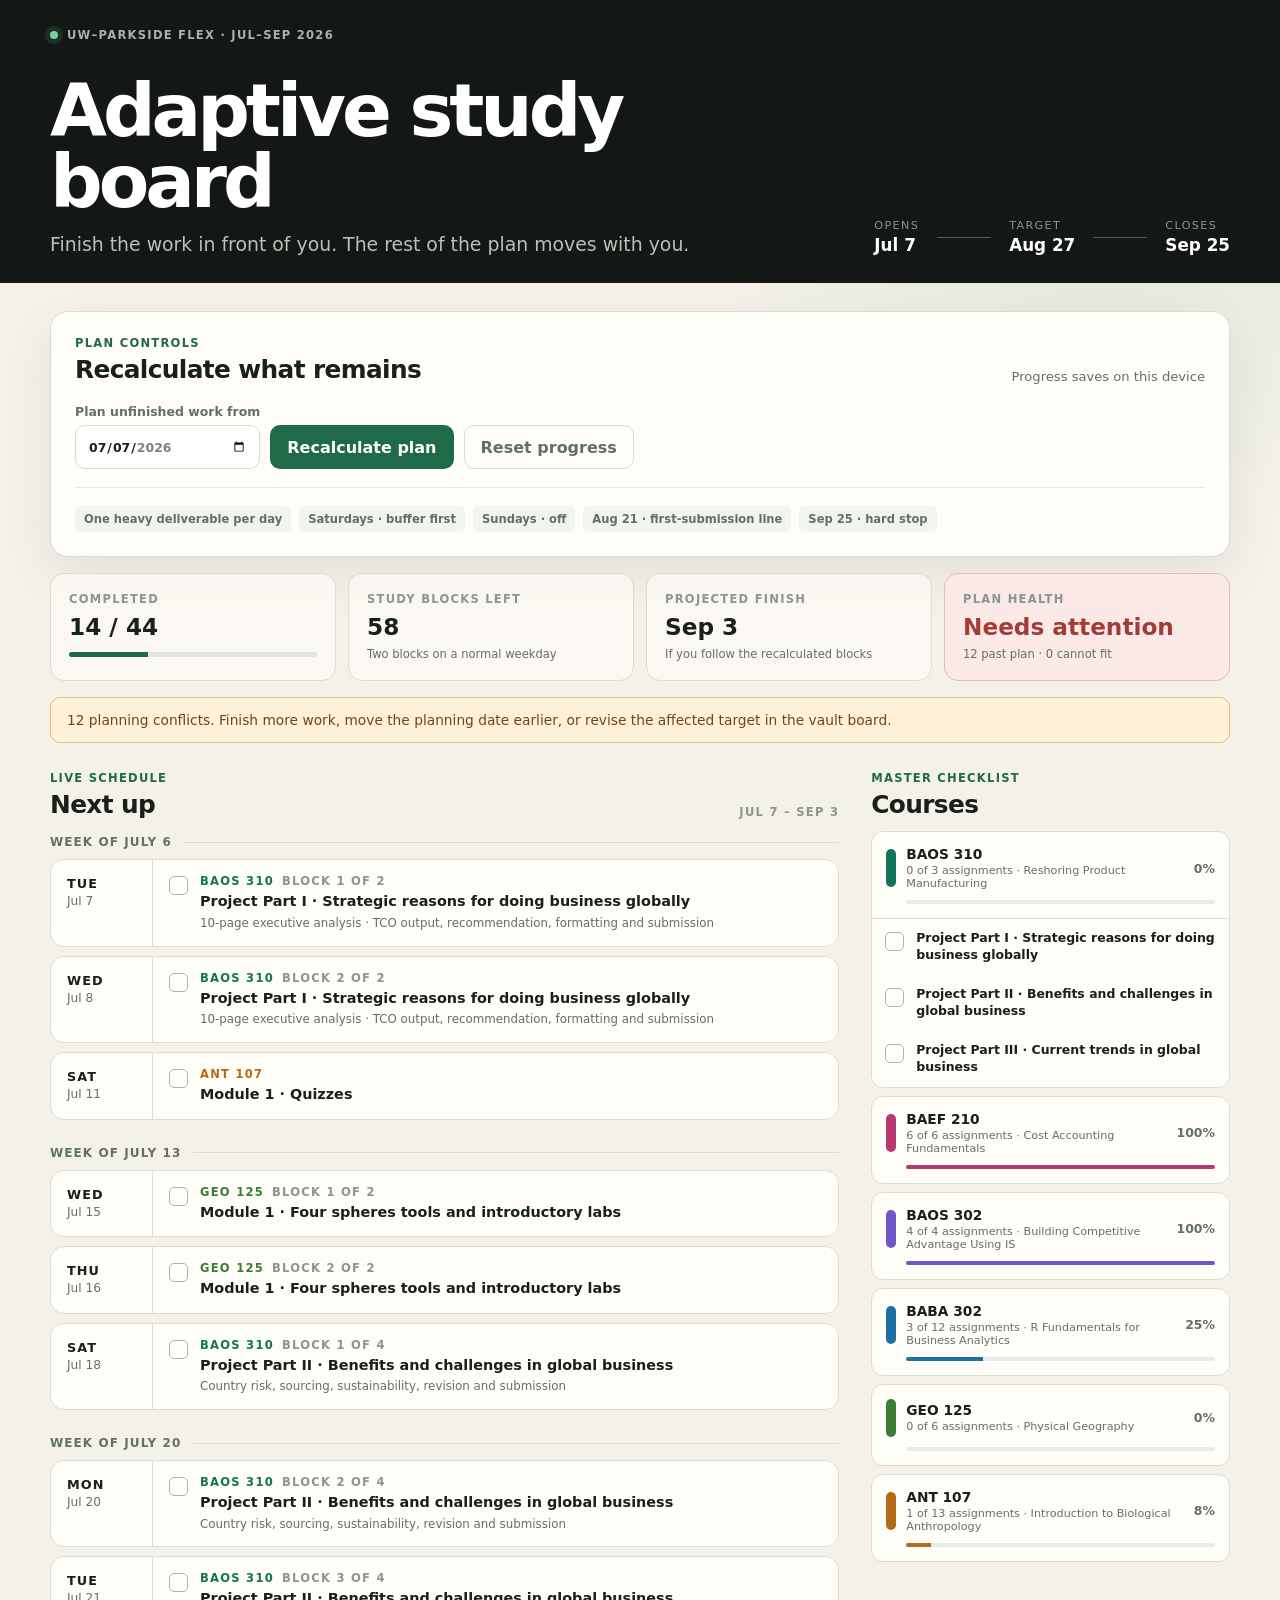
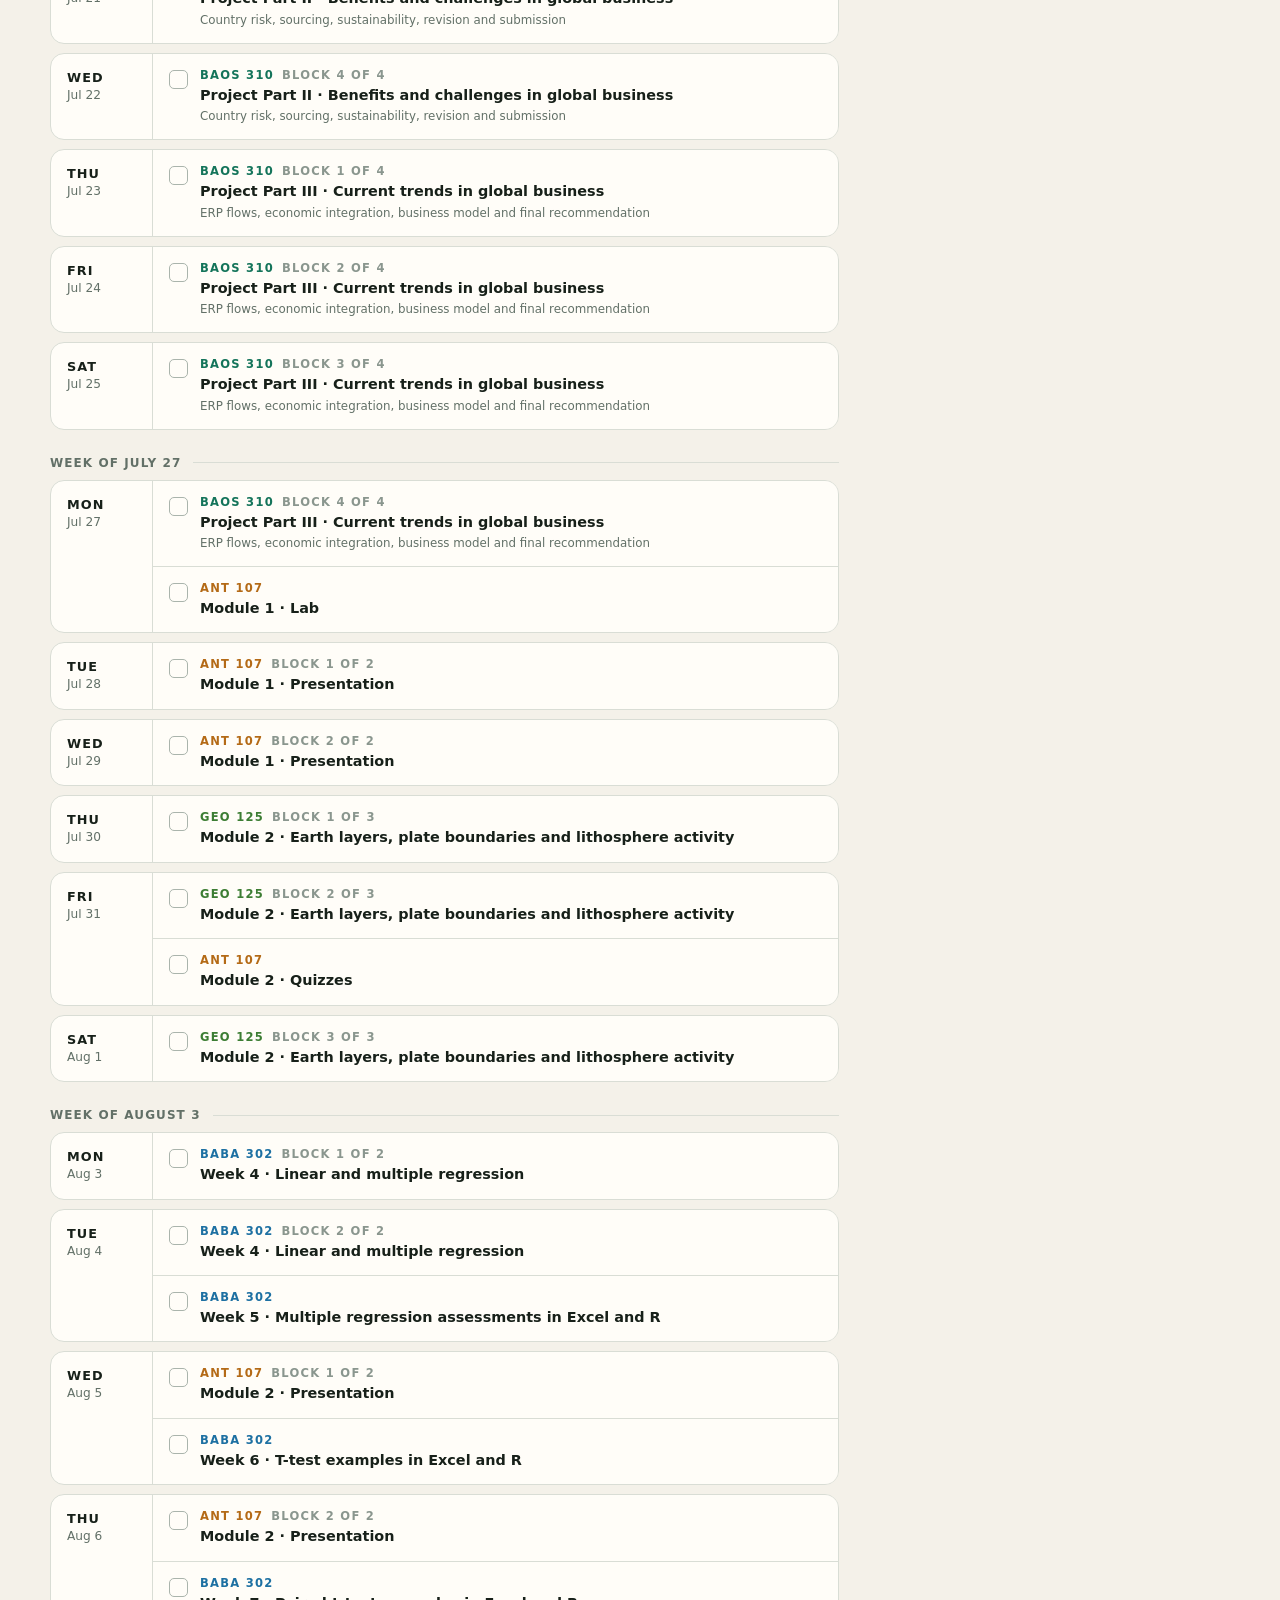
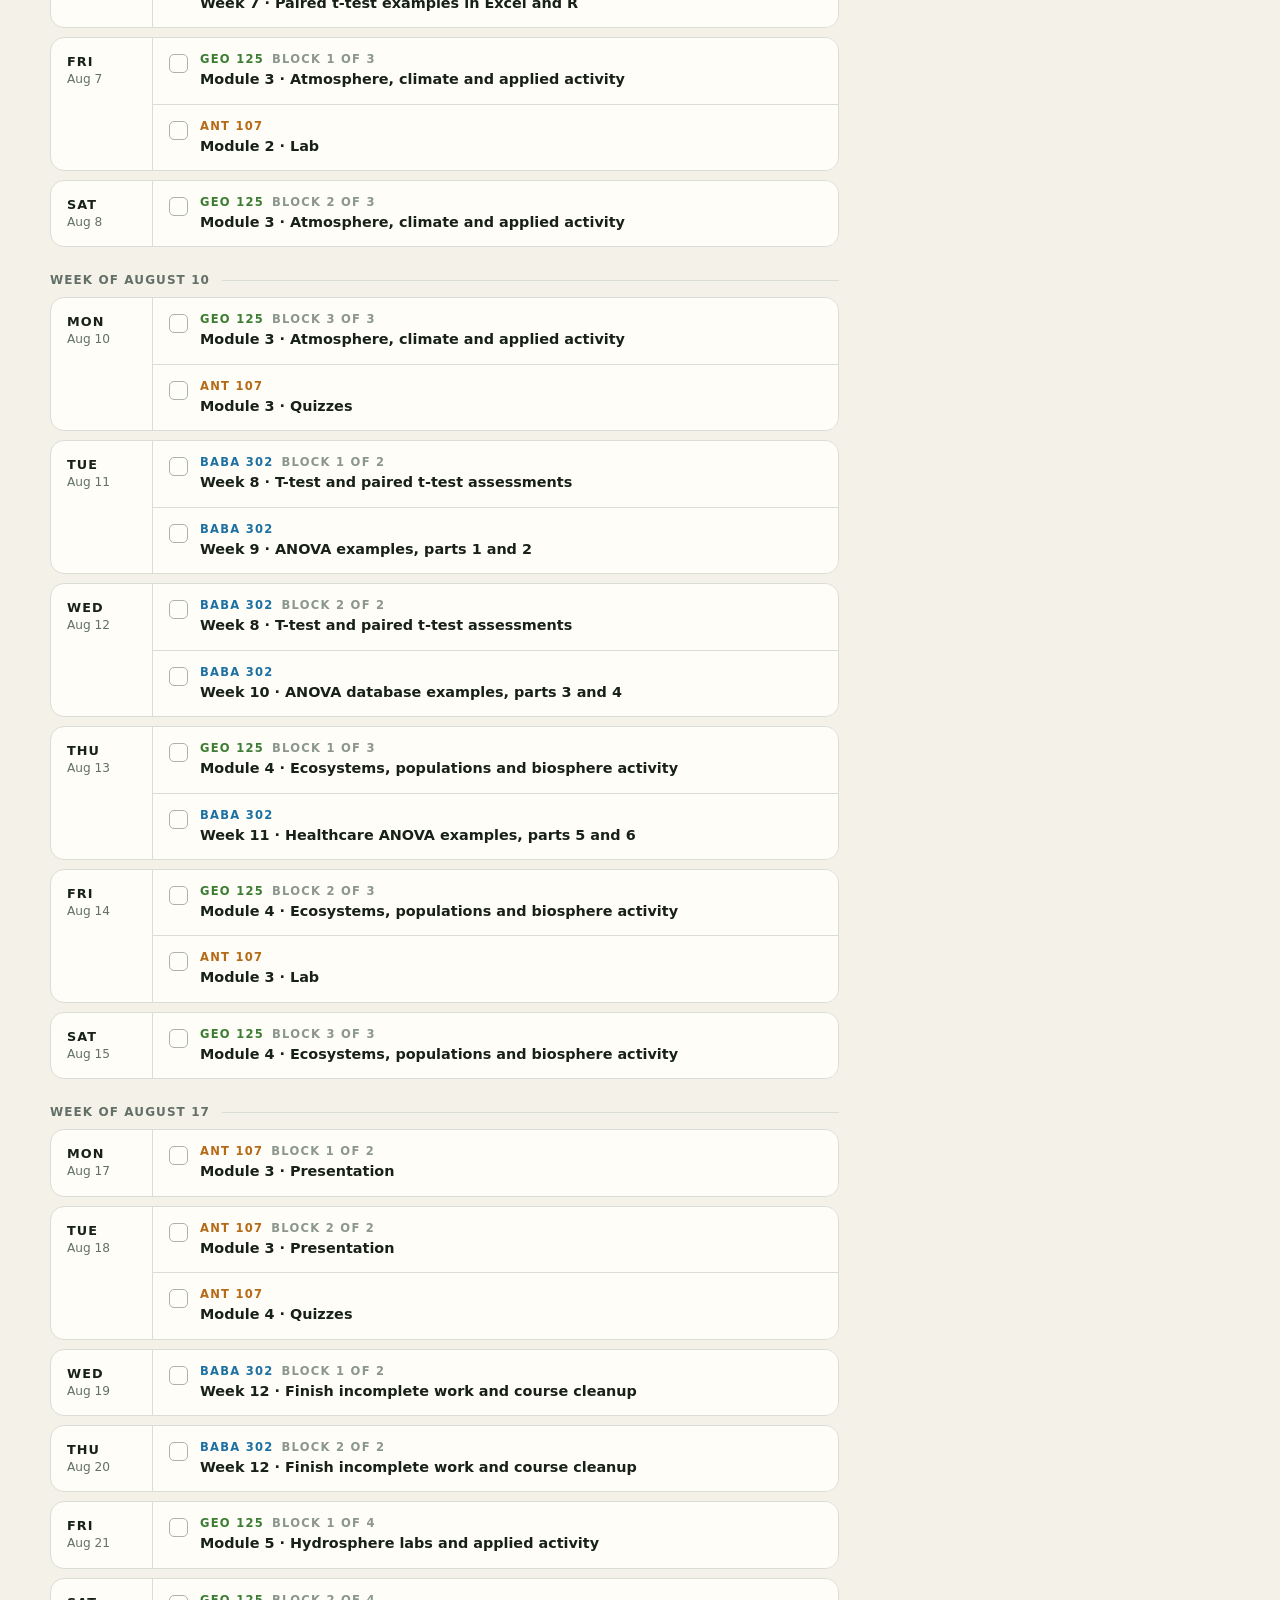
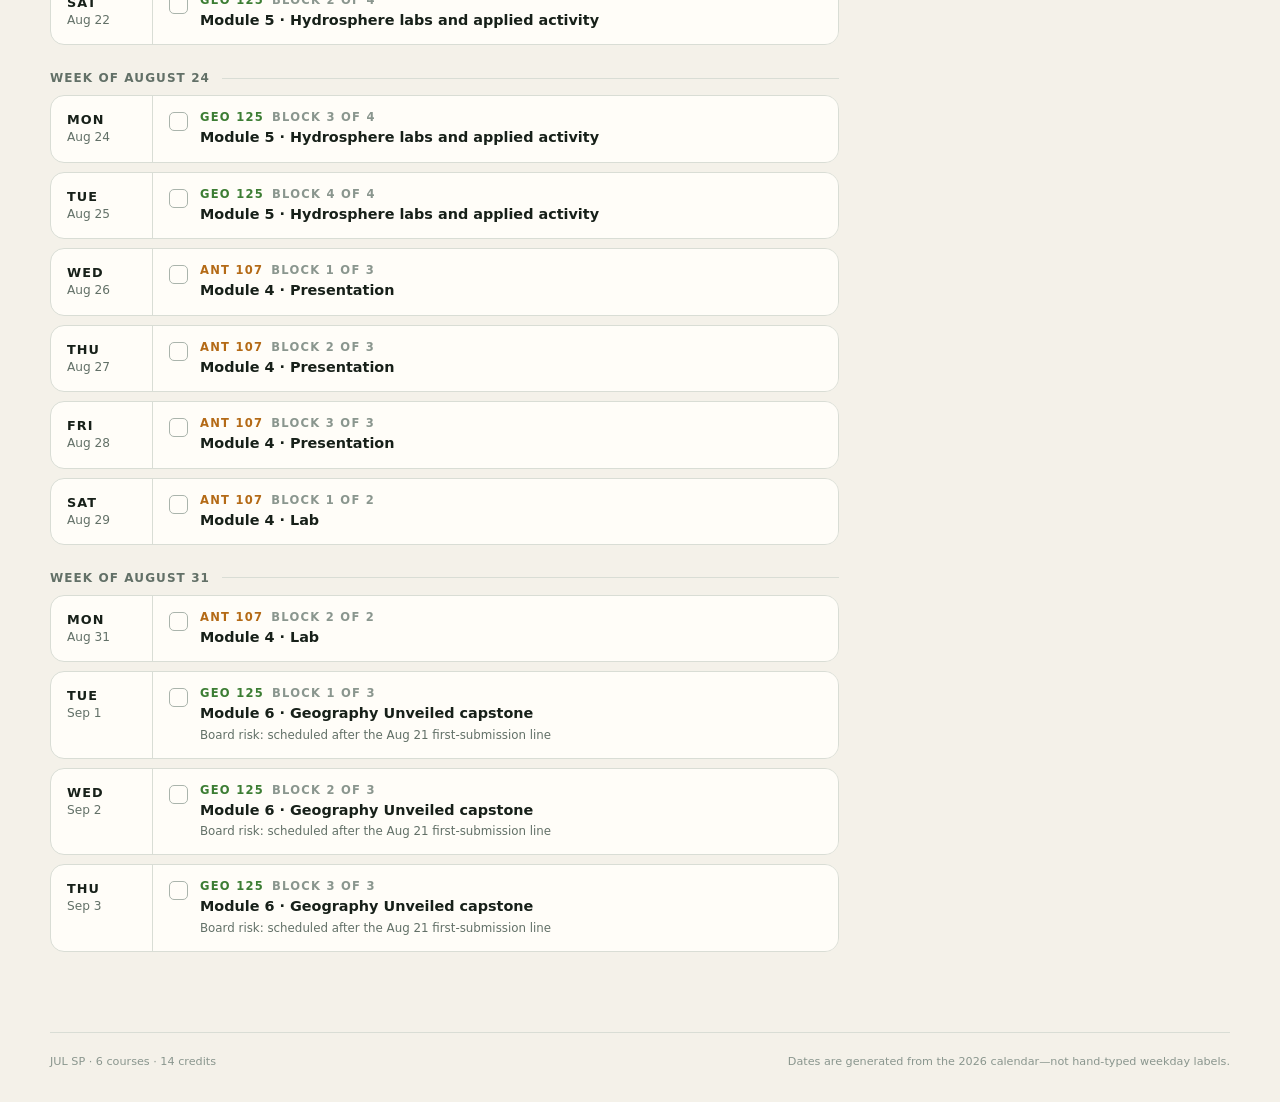
<file: index.html>
<!doctype html>
<html lang="en">
<head>
  <meta charset="utf-8">
  <meta name="viewport" content="width=device-width, initial-scale=1">
  <meta name="theme-color" content="#131815">
  <meta name="description" content="A completion-aware study plan for the July–September 2026 UW-Parkside Flex subscription period.">
  <title>JUL SP · Adaptive Study Board</title>
  <link rel="stylesheet" href="styles.css">
</head>
<body>
  <a class="skip-link" href="#schedule">Skip to schedule</a>

  <header class="hero">
    <div class="hero__eyebrow"><span class="signal"></span> UW–Parkside Flex · JUL–SEP 2026</div>
    <div class="hero__body">
      <div>
        <h1>Adaptive study board</h1>
        <p class="hero__copy">Finish the work in front of you. The rest of the plan moves with you.</p>
      </div>
      <div class="term-window" aria-label="Subscription period dates">
        <div><span>Opens</span><strong>Jul 7</strong></div>
        <div class="term-window__line" aria-hidden="true"></div>
        <div><span>Target</span><strong>Aug 27</strong></div>
        <div class="term-window__line" aria-hidden="true"></div>
        <div><span>Closes</span><strong>Sep 25</strong></div>
      </div>
    </div>
  </header>

  <main>
    <section class="control-panel" aria-labelledby="controls-title">
      <div class="control-panel__heading">
        <div>
          <p class="section-kicker">Plan controls</p>
          <h2 id="controls-title">Recalculate what remains</h2>
        </div>
        <p id="save-status" class="save-status" role="status" aria-live="polite">Progress saves on this device</p>
      </div>

      <div class="controls">
        <label class="date-control" for="plan-from">
          <span>Plan unfinished work from</span>
          <input id="plan-from" type="date" min="2026-07-07" max="2026-09-25">
        </label>
        <button id="recalculate" class="button button--primary" type="button">Recalculate plan</button>
        <button id="reset-progress" class="button button--quiet" type="button">Reset progress</button>
      </div>

      <div class="constraints" aria-label="Planning constraints">
        <span>One heavy deliverable per day</span>
        <span>Saturdays · buffer first</span>
        <span>Sundays · off</span>
        <span>Aug 21 · first-submission line</span>
        <span>Sep 25 · hard stop</span>
      </div>
    </section>

    <section class="metrics" aria-label="Plan status">
      <article class="metric">
        <span class="metric__label">Completed</span>
        <strong id="metric-complete">0 / 0</strong>
        <div class="progress-track"><span id="progress-fill"></span></div>
      </article>
      <article class="metric">
        <span class="metric__label">Study blocks left</span>
        <strong id="metric-blocks">0</strong>
        <span class="metric__detail">Two blocks on a normal weekday</span>
      </article>
      <article class="metric">
        <span class="metric__label">Projected finish</span>
        <strong id="metric-finish">—</strong>
        <span id="metric-finish-detail" class="metric__detail">Based on unfinished work</span>
      </article>
      <article class="metric" id="health-metric">
        <span class="metric__label">Plan health</span>
        <strong id="metric-health">On track</strong>
        <span id="metric-health-detail" class="metric__detail">All work fits before its planned finish</span>
      </article>
    </section>

    <div id="plan-alert" class="plan-alert" role="alert" hidden></div>

    <div class="board-layout">
      <section id="schedule" class="schedule" aria-labelledby="schedule-title">
        <div class="section-heading">
          <div>
            <p class="section-kicker">Live schedule</p>
            <h2 id="schedule-title">Next up</h2>
          </div>
          <span id="schedule-range" class="range-label"></span>
        </div>
        <div id="schedule-list"></div>
      </section>

      <aside class="course-panel" aria-labelledby="courses-title">
        <div class="section-heading section-heading--compact">
          <div>
            <p class="section-kicker">Master checklist</p>
            <h2 id="courses-title">Courses</h2>
          </div>
        </div>
        <div id="course-list"></div>
      </aside>
    </div>
  </main>

  <footer>
    <span>JUL SP · 6 courses · 14 credits</span>
    <span>Dates are generated from the 2026 calendar—not hand-typed weekday labels.</span>
  </footer>

  <template id="task-template">
    <label class="task-card">
      <input class="task-check" type="checkbox">
      <span class="checkmark" aria-hidden="true"></span>
      <span class="task-card__content">
        <span class="task-card__meta"><span class="course-code"></span><span class="block-count"></span></span>
        <strong class="task-title"></strong>
        <span class="task-note"></span>
      </span>
    </label>
  </template>

  <script type="module" src="app.js"></script>
</body>
</html>
</file>
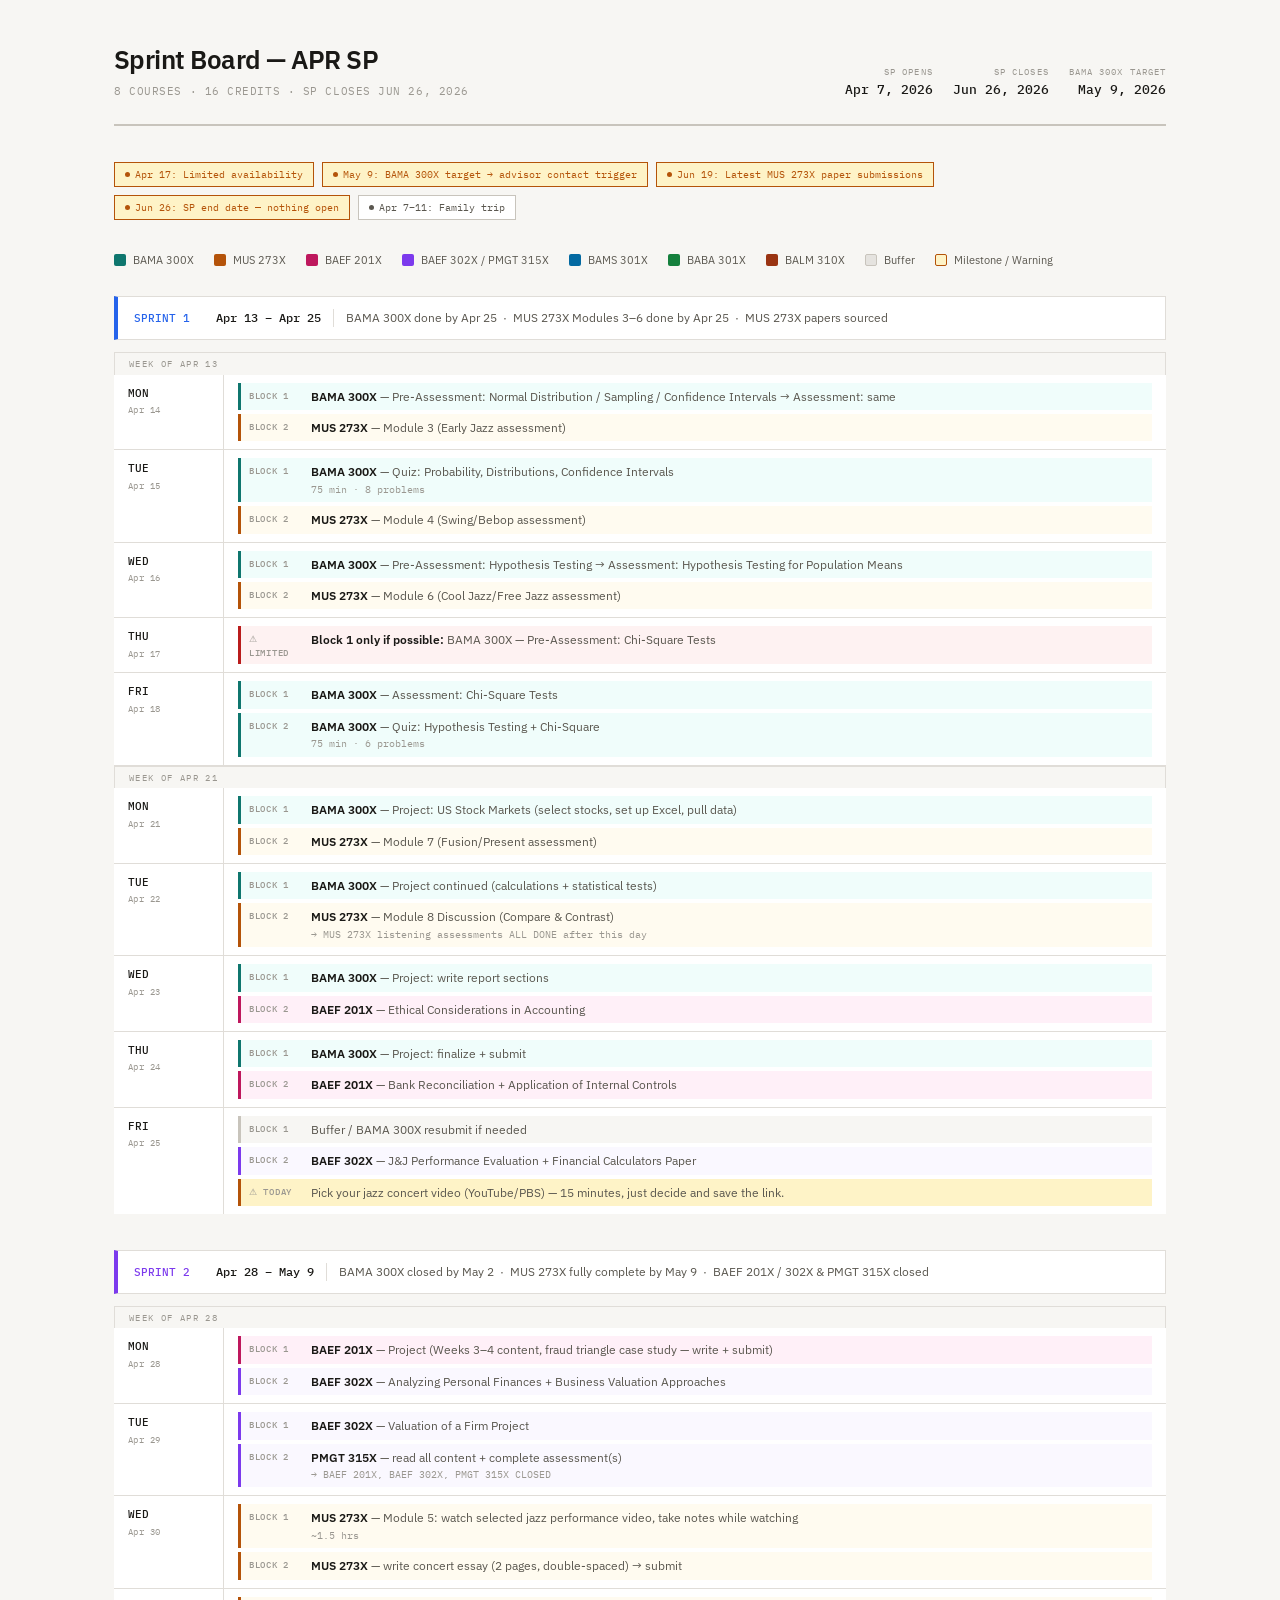
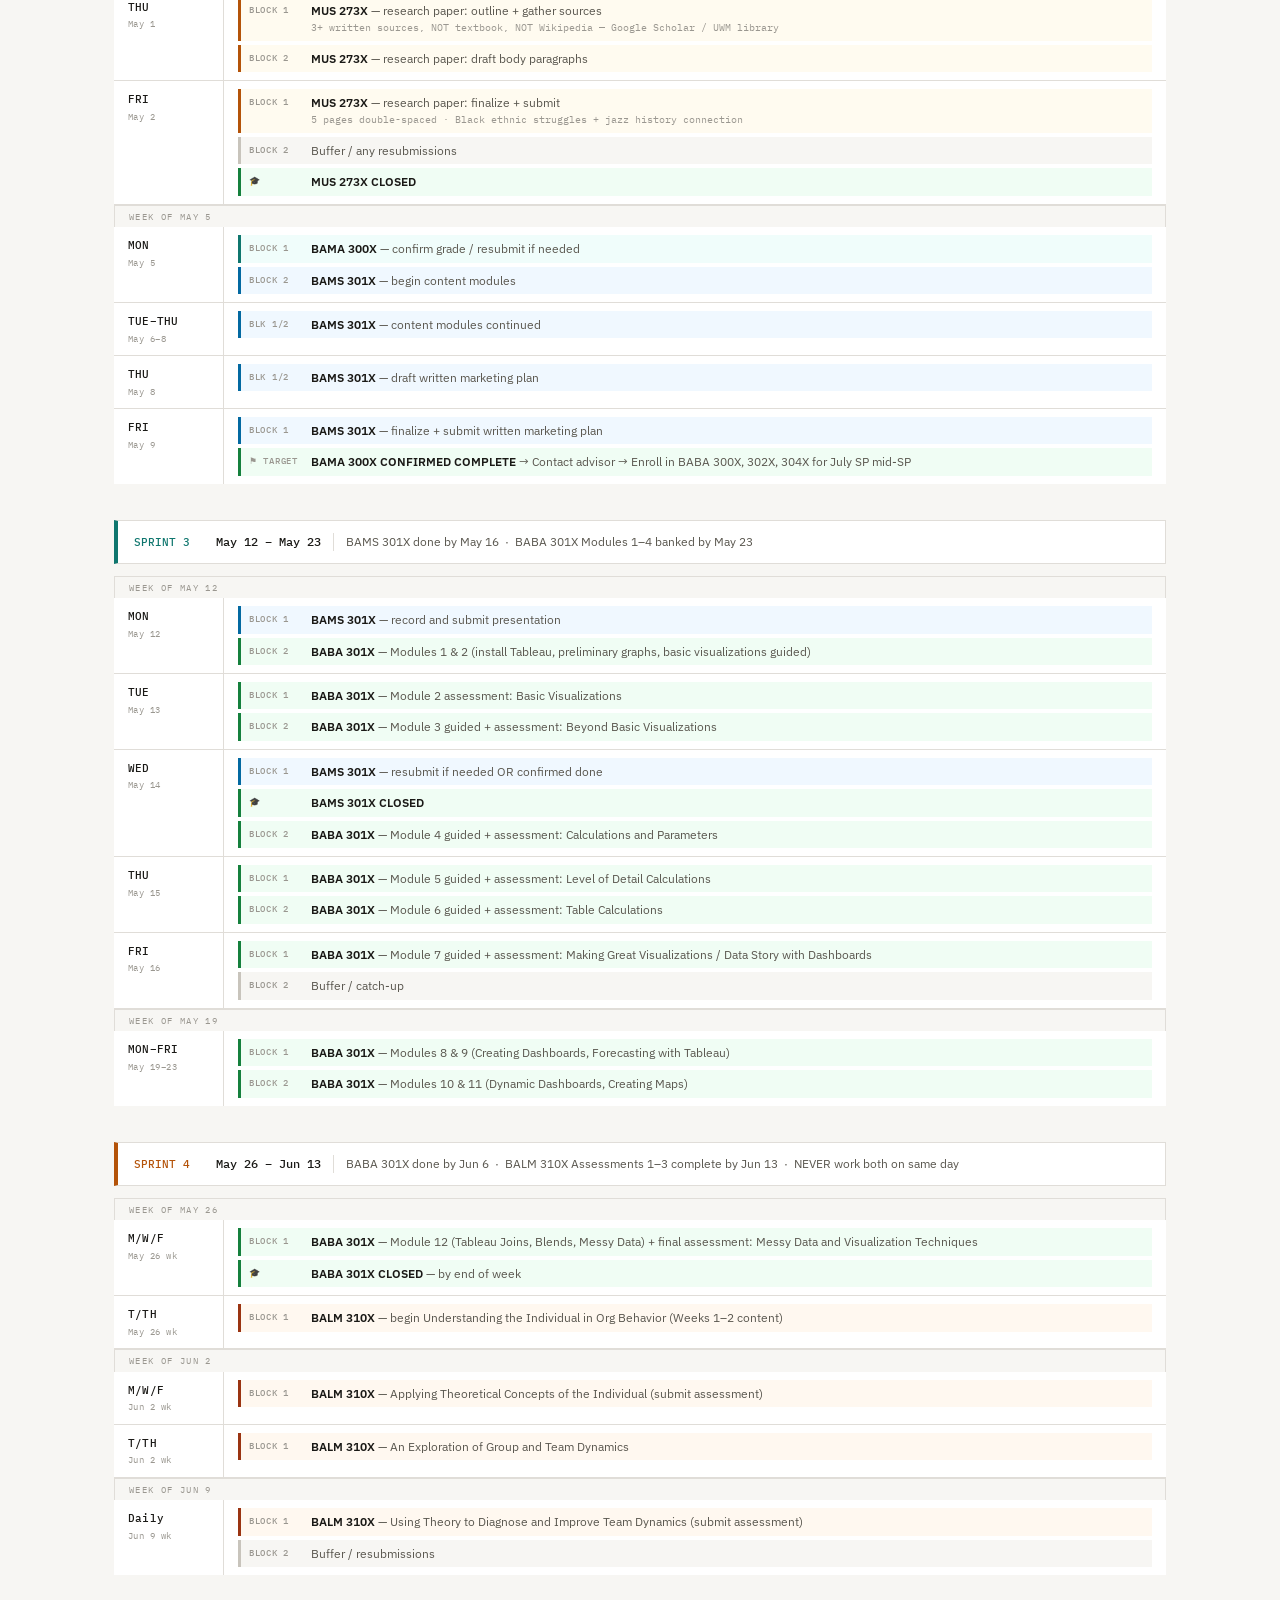
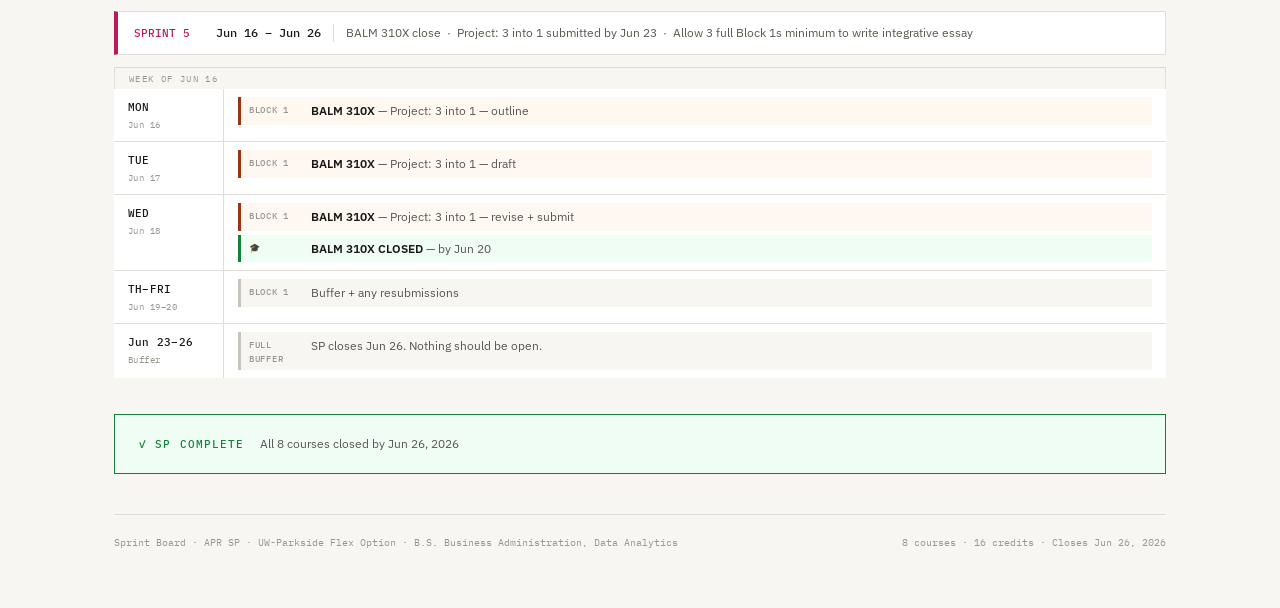
<file: sprint-board.html>
<!DOCTYPE html>
<html lang="en">
<head>
<meta charset="UTF-8">
<meta name="viewport" content="width=device-width, initial-scale=1.0">
<title>Sprint Board — APR SP</title>
<link rel="preconnect" href="https://fonts.googleapis.com">
<link href="https://fonts.googleapis.com/css2?family=IBM+Plex+Mono:wght@300;400;500&family=IBM+Plex+Sans:wght@300;400;500;600&display=swap" rel="stylesheet">
<style>
  :root {
    --bg: #F7F6F3;
    --surface: #FFFFFF;
    --border: #E0DDD8;
    --border-dark: #C8C4BC;
    --text: #1A1916;
    --text-mid: #5A574F;
    --text-dim: #9A9790;
    --accent: #2563EB;
    --accent-light: #EFF6FF;
    --amber: #B45309;
    --amber-light: #FEF3C7;
    --green: #15803D;
    --green-light: #F0FDF4;
    --red: #B91C1C;
    --red-light: #FEF2F2;
    --purple: #6D28D9;
    --purple-light: #F5F3FF;
    --s1: #2563EB;
    --s2: #7C3AED;
    --s3: #0F766E;
    --s4: #B45309;
    --s5: #BE185D;
    --mono: 'IBM Plex Mono', monospace;
    --sans: 'IBM Plex Sans', sans-serif;
  }

  * { margin: 0; padding: 0; box-sizing: border-box; }

  body {
    background: var(--bg);
    color: var(--text);
    font-family: var(--sans);
    font-size: 13px;
    line-height: 1.5;
  }

  .page {
    max-width: 1100px;
    margin: 0 auto;
    padding: 40px 24px 60px;
  }

  /* HEADER */
  .header {
    margin-bottom: 36px;
    padding-bottom: 24px;
    border-bottom: 2px solid var(--border-dark);
    display: flex;
    justify-content: space-between;
    align-items: flex-end;
    flex-wrap: wrap;
    gap: 16px;
  }

  .header-left h1 {
    font-family: var(--sans);
    font-size: 26px;
    font-weight: 600;
    color: var(--text);
    letter-spacing: -0.02em;
    margin-bottom: 4px;
  }

  .header-left .subtitle {
    font-family: var(--mono);
    font-size: 11px;
    color: var(--text-dim);
    letter-spacing: 0.05em;
  }

  .header-right {
    display: flex;
    gap: 20px;
    flex-wrap: wrap;
  }

  .header-stat {
    text-align: right;
  }

  .stat-label {
    font-family: var(--mono);
    font-size: 9px;
    color: var(--text-dim);
    letter-spacing: 0.12em;
    text-transform: uppercase;
    display: block;
    margin-bottom: 2px;
  }

  .stat-val {
    font-family: var(--mono);
    font-size: 13px;
    font-weight: 500;
    color: var(--text);
  }

  /* CONSTRAINTS BAR */
  .constraints {
    display: flex;
    gap: 8px;
    flex-wrap: wrap;
    margin-bottom: 32px;
  }

  .constraint-pill {
    font-family: var(--mono);
    font-size: 10px;
    padding: 4px 10px;
    border: 1px solid var(--border-dark);
    color: var(--text-mid);
    background: var(--surface);
    display: flex;
    align-items: center;
    gap: 5px;
  }

  .constraint-pill.warn {
    border-color: var(--amber);
    color: var(--amber);
    background: var(--amber-light);
  }

  .constraint-pill .dot {
    width: 5px;
    height: 5px;
    border-radius: 50%;
    background: currentColor;
    flex-shrink: 0;
  }

  /* SPRINT SECTION */
  .sprint-section {
    margin-bottom: 36px;
  }

  .sprint-header {
    display: flex;
    align-items: center;
    gap: 12px;
    margin-bottom: 12px;
    padding: 12px 16px;
    background: var(--surface);
    border: 1px solid var(--border);
    border-left: 4px solid var(--s1);
  }

  .sprint-header.s2 { border-left-color: var(--s2); }
  .sprint-header.s3 { border-left-color: var(--s3); }
  .sprint-header.s4 { border-left-color: var(--s4); }
  .sprint-header.s5 { border-left-color: var(--s5); }

  .sprint-num {
    font-family: var(--mono);
    font-size: 11px;
    font-weight: 500;
    color: var(--s1);
    width: 70px;
    flex-shrink: 0;
  }

  .sprint-header.s2 .sprint-num { color: var(--s2); }
  .sprint-header.s3 .sprint-num { color: var(--s3); }
  .sprint-header.s4 .sprint-num { color: var(--s4); }
  .sprint-header.s5 .sprint-num { color: var(--s5); }

  .sprint-dates {
    font-family: var(--mono);
    font-size: 12px;
    font-weight: 500;
    color: var(--text);
    flex: 0 0 auto;
  }

  .sprint-goal {
    font-size: 12px;
    color: var(--text-mid);
    flex: 1;
    padding-left: 12px;
    border-left: 1px solid var(--border);
  }

  /* DAY ROWS */
  .day-row {
    display: grid;
    grid-template-columns: 110px 1fr;
    border-bottom: 1px solid var(--border);
    background: var(--surface);
  }

  .day-row:last-child { border-bottom: none; }
  .day-row:hover { background: #FAFAF8; }

  .day-label {
    padding: 10px 14px;
    border-right: 1px solid var(--border);
    display: flex;
    flex-direction: column;
    gap: 2px;
  }

  .day-name {
    font-family: var(--mono);
    font-size: 11px;
    font-weight: 500;
    color: var(--text);
    letter-spacing: 0.02em;
  }

  .day-date {
    font-family: var(--mono);
    font-size: 9px;
    color: var(--text-dim);
    letter-spacing: 0.05em;
  }

  .day-blocks {
    padding: 8px 14px;
    display: flex;
    flex-direction: column;
    gap: 4px;
  }

  .block {
    display: flex;
    gap: 8px;
    align-items: flex-start;
    padding: 5px 8px;
    border-left: 3px solid var(--border-dark);
  }

  .block.b1 { border-left-color: #2563EB; background: #F8FAFF; }
  .block.b2 { border-left-color: #7C3AED; background: #FAF8FF; }
  .block.bama { border-left-color: #0F766E; background: #F0FDFB; }
  .block.mus { border-left-color: #B45309; background: #FFFBF0; }
  .block.baef { border-left-color: #BE185D; background: #FFF0F8; }
  .block.pmgt { border-left-color: #7C3AED; background: #FAF8FF; }
  .block.bams { border-left-color: #0369A1; background: #F0F8FF; }
  .block.baba { border-left-color: #15803D; background: #F0FDF4; }
  .block.balm { border-left-color: #9A3412; background: #FFF8F0; }
  .block.buffer { border-left-color: var(--border-dark); background: var(--bg); }
  .block.warn { border-left-color: var(--amber); background: var(--amber-light); }
  .block.milestone { border-left-color: var(--green); background: var(--green-light); }
  .block.limited { border-left-color: var(--red); background: var(--red-light); }

  .block-tag {
    font-family: var(--mono);
    font-size: 9px;
    font-weight: 500;
    letter-spacing: 0.08em;
    text-transform: uppercase;
    color: var(--text-dim);
    flex-shrink: 0;
    width: 54px;
    padding-top: 1px;
  }

  .block-text {
    font-size: 12px;
    color: var(--text-mid);
    line-height: 1.45;
    flex: 1;
  }

  .block-text strong {
    font-weight: 600;
    color: var(--text);
  }

  .block-text .note {
    font-family: var(--mono);
    font-size: 10px;
    color: var(--text-dim);
    display: block;
    margin-top: 2px;
  }

  /* MILESTONE BADGES */
  .milestone-badge {
    display: inline-flex;
    align-items: center;
    gap: 4px;
    font-family: var(--mono);
    font-size: 9px;
    font-weight: 500;
    letter-spacing: 0.08em;
    padding: 2px 7px;
    border: 1px solid var(--green);
    color: var(--green);
    background: var(--green-light);
    white-space: nowrap;
    margin-left: 4px;
    vertical-align: middle;
  }

  .warn-badge {
    display: inline-flex;
    align-items: center;
    gap: 4px;
    font-family: var(--mono);
    font-size: 9px;
    font-weight: 500;
    letter-spacing: 0.08em;
    padding: 2px 7px;
    border: 1px solid var(--amber);
    color: var(--amber);
    background: var(--amber-light);
    white-space: nowrap;
    margin-left: 4px;
    vertical-align: middle;
  }

  /* DIVIDERS */
  .week-divider {
    font-family: var(--mono);
    font-size: 9px;
    color: var(--text-dim);
    letter-spacing: 0.15em;
    text-transform: uppercase;
    padding: 4px 14px;
    background: var(--bg);
    border: 1px solid var(--border);
    border-bottom: none;
  }

  /* SP COMPLETE */
  .sp-complete {
    margin-top: 32px;
    padding: 20px 24px;
    background: var(--green-light);
    border: 1px solid var(--green);
    display: flex;
    align-items: center;
    gap: 16px;
  }

  .sp-complete-label {
    font-family: var(--mono);
    font-size: 11px;
    font-weight: 500;
    color: var(--green);
    letter-spacing: 0.1em;
    text-transform: uppercase;
  }

  .sp-complete-detail {
    font-size: 12px;
    color: var(--text-mid);
  }

  /* LEGEND */
  .legend {
    display: flex;
    flex-wrap: wrap;
    gap: 8px 20px;
    margin-bottom: 28px;
  }

  .legend-item {
    display: flex;
    align-items: center;
    gap: 7px;
    font-size: 11px;
    color: var(--text-mid);
  }

  .legend-swatch {
    width: 12px;
    height: 12px;
    border-radius: 2px;
    flex-shrink: 0;
  }

  /* FOOTER */
  .footer {
    margin-top: 40px;
    padding-top: 20px;
    border-top: 1px solid var(--border);
    font-family: var(--mono);
    font-size: 10px;
    color: var(--text-dim);
    display: flex;
    justify-content: space-between;
    flex-wrap: wrap;
    gap: 8px;
  }
</style>
</head>
<body>
<div class="page">

  <!-- HEADER -->
  <div class="header">
    <div class="header-left">
      <h1>Sprint Board — APR SP</h1>
      <div class="subtitle">8 COURSES · 16 CREDITS · SP CLOSES JUN 26, 2026</div>
    </div>
    <div class="header-right">
      <div class="header-stat">
        <span class="stat-label">SP Opens</span>
        <span class="stat-val">Apr 7, 2026</span>
      </div>
      <div class="header-stat">
        <span class="stat-label">SP Closes</span>
        <span class="stat-val">Jun 26, 2026</span>
      </div>
      <div class="header-stat">
        <span class="stat-label">BAMA 300X Target</span>
        <span class="stat-val">May 9, 2026</span>
      </div>
    </div>
  </div>

  <!-- HARD CONSTRAINTS -->
  <div class="constraints">
    <div class="constraint-pill warn"><div class="dot"></div> Apr 17: Limited availability</div>
    <div class="constraint-pill warn"><div class="dot"></div> May 9: BAMA 300X target → advisor contact trigger</div>
    <div class="constraint-pill warn"><div class="dot"></div> Jun 19: Latest MUS 273X paper submissions</div>
    <div class="constraint-pill warn"><div class="dot"></div> Jun 26: SP end date — nothing open</div>
    <div class="constraint-pill"><div class="dot"></div> Apr 7–11: Family trip</div>
  </div>

  <!-- COURSE LEGEND -->
  <div class="legend">
    <div class="legend-item"><div class="legend-swatch" style="background:#0F766E"></div> BAMA 300X</div>
    <div class="legend-item"><div class="legend-swatch" style="background:#B45309"></div> MUS 273X</div>
    <div class="legend-item"><div class="legend-swatch" style="background:#BE185D"></div> BAEF 201X</div>
    <div class="legend-item"><div class="legend-swatch" style="background:#7C3AED"></div> BAEF 302X / PMGT 315X</div>
    <div class="legend-item"><div class="legend-swatch" style="background:#0369A1"></div> BAMS 301X</div>
    <div class="legend-item"><div class="legend-swatch" style="background:#15803D"></div> BABA 301X</div>
    <div class="legend-item"><div class="legend-swatch" style="background:#9A3412"></div> BALM 310X</div>
    <div class="legend-item"><div class="legend-swatch" style="background:#E5E3DF;border:1px solid #C8C4BC"></div> Buffer</div>
    <div class="legend-item"><div class="legend-swatch" style="background:#FEF3C7;border:1px solid #B45309"></div> Milestone / Warning</div>
  </div>

  <!-- ==================== SPRINT 1 ==================== -->
  <div class="sprint-section">
    <div class="sprint-header s1">
      <div class="sprint-num">SPRINT 1</div>
      <div class="sprint-dates">Apr 13 – Apr 25</div>
      <div class="sprint-goal">BAMA 300X done by Apr 25 &nbsp;·&nbsp; MUS 273X Modules 3–6 done by Apr 25 &nbsp;·&nbsp; MUS 273X papers sourced</div>
    </div>

    <div class="week-divider">Week of Apr 13</div>

    <div class="day-row">
      <div class="day-label"><div class="day-name">MON</div><div class="day-date">Apr 14</div></div>
      <div class="day-blocks">
        <div class="block bama"><div class="block-tag">Block 1</div><div class="block-text"><strong>BAMA 300X</strong> — Pre-Assessment: Normal Distribution / Sampling / Confidence Intervals → Assessment: same</div></div>
        <div class="block mus"><div class="block-tag">Block 2</div><div class="block-text"><strong>MUS 273X</strong> — Module 3 (Early Jazz assessment)</div></div>
      </div>
    </div>

    <div class="day-row">
      <div class="day-label"><div class="day-name">TUE</div><div class="day-date">Apr 15</div></div>
      <div class="day-blocks">
        <div class="block bama"><div class="block-tag">Block 1</div><div class="block-text"><strong>BAMA 300X</strong> — Quiz: Probability, Distributions, Confidence Intervals <span class="note">75 min · 8 problems</span></div></div>
        <div class="block mus"><div class="block-tag">Block 2</div><div class="block-text"><strong>MUS 273X</strong> — Module 4 (Swing/Bebop assessment)</div></div>
      </div>
    </div>

    <div class="day-row">
      <div class="day-label"><div class="day-name">WED</div><div class="day-date">Apr 16</div></div>
      <div class="day-blocks">
        <div class="block bama"><div class="block-tag">Block 1</div><div class="block-text"><strong>BAMA 300X</strong> — Pre-Assessment: Hypothesis Testing → Assessment: Hypothesis Testing for Population Means</div></div>
        <div class="block mus"><div class="block-tag">Block 2</div><div class="block-text"><strong>MUS 273X</strong> — Module 6 (Cool Jazz/Free Jazz assessment)</div></div>
      </div>
    </div>

    <div class="day-row">
      <div class="day-label"><div class="day-name">THU</div><div class="day-date">Apr 17</div></div>
      <div class="day-blocks">
        <div class="block limited"><div class="block-tag">⚠ LIMITED</div><div class="block-text"><strong>Block 1 only if possible:</strong> BAMA 300X — Pre-Assessment: Chi-Square Tests</div></div>
      </div>
    </div>

    <div class="day-row">
      <div class="day-label"><div class="day-name">FRI</div><div class="day-date">Apr 18</div></div>
      <div class="day-blocks">
        <div class="block bama"><div class="block-tag">Block 1</div><div class="block-text"><strong>BAMA 300X</strong> — Assessment: Chi-Square Tests</div></div>
        <div class="block bama"><div class="block-tag">Block 2</div><div class="block-text"><strong>BAMA 300X</strong> — Quiz: Hypothesis Testing + Chi-Square <span class="note">75 min · 6 problems</span></div></div>
      </div>
    </div>

    <div class="week-divider">Week of Apr 21</div>

    <div class="day-row">
      <div class="day-label"><div class="day-name">MON</div><div class="day-date">Apr 21</div></div>
      <div class="day-blocks">
        <div class="block bama"><div class="block-tag">Block 1</div><div class="block-text"><strong>BAMA 300X</strong> — Project: US Stock Markets (select stocks, set up Excel, pull data)</div></div>
        <div class="block mus"><div class="block-tag">Block 2</div><div class="block-text"><strong>MUS 273X</strong> — Module 7 (Fusion/Present assessment)</div></div>
      </div>
    </div>

    <div class="day-row">
      <div class="day-label"><div class="day-name">TUE</div><div class="day-date">Apr 22</div></div>
      <div class="day-blocks">
        <div class="block bama"><div class="block-tag">Block 1</div><div class="block-text"><strong>BAMA 300X</strong> — Project continued (calculations + statistical tests)</div></div>
        <div class="block mus"><div class="block-tag">Block 2</div><div class="block-text"><strong>MUS 273X</strong> — Module 8 Discussion (Compare &amp; Contrast) <span class="note">→ MUS 273X listening assessments ALL DONE after this day</span></div></div>
      </div>
    </div>

    <div class="day-row">
      <div class="day-label"><div class="day-name">WED</div><div class="day-date">Apr 23</div></div>
      <div class="day-blocks">
        <div class="block bama"><div class="block-tag">Block 1</div><div class="block-text"><strong>BAMA 300X</strong> — Project: write report sections</div></div>
        <div class="block baef"><div class="block-tag">Block 2</div><div class="block-text"><strong>BAEF 201X</strong> — Ethical Considerations in Accounting</div></div>
      </div>
    </div>

    <div class="day-row">
      <div class="day-label"><div class="day-name">THU</div><div class="day-date">Apr 24</div></div>
      <div class="day-blocks">
        <div class="block bama"><div class="block-tag">Block 1</div><div class="block-text"><strong>BAMA 300X</strong> — Project: finalize + submit</div></div>
        <div class="block baef"><div class="block-tag">Block 2</div><div class="block-text"><strong>BAEF 201X</strong> — Bank Reconciliation + Application of Internal Controls</div></div>
      </div>
    </div>

    <div class="day-row">
      <div class="day-label"><div class="day-name">FRI</div><div class="day-date">Apr 25</div></div>
      <div class="day-blocks">
        <div class="block buffer"><div class="block-tag">Block 1</div><div class="block-text">Buffer / BAMA 300X resubmit if needed</div></div>
        <div class="block b2"><div class="block-tag">Block 2</div><div class="block-text"><strong>BAEF 302X</strong> — J&amp;J Performance Evaluation + Financial Calculators Paper</div></div>
        <div class="block warn"><div class="block-tag">⚠ Today</div><div class="block-text">Pick your jazz concert video (YouTube/PBS) — 15 minutes, just decide and save the link.</div></div>
      </div>
    </div>
  </div>

  <!-- ==================== SPRINT 2 ==================== -->
  <div class="sprint-section">
    <div class="sprint-header s2">
      <div class="sprint-num">SPRINT 2</div>
      <div class="sprint-dates">Apr 28 – May 9</div>
      <div class="sprint-goal">BAMA 300X closed by May 2 &nbsp;·&nbsp; MUS 273X fully complete by May 9 &nbsp;·&nbsp; BAEF 201X / 302X &amp; PMGT 315X closed</div>
    </div>

    <div class="week-divider">Week of Apr 28</div>

    <div class="day-row">
      <div class="day-label"><div class="day-name">MON</div><div class="day-date">Apr 28</div></div>
      <div class="day-blocks">
        <div class="block baef"><div class="block-tag">Block 1</div><div class="block-text"><strong>BAEF 201X</strong> — Project (Weeks 3–4 content, fraud triangle case study — write + submit)</div></div>
        <div class="block b2"><div class="block-tag">Block 2</div><div class="block-text"><strong>BAEF 302X</strong> — Analyzing Personal Finances + Business Valuation Approaches</div></div>
      </div>
    </div>

    <div class="day-row">
      <div class="day-label"><div class="day-name">TUE</div><div class="day-date">Apr 29</div></div>
      <div class="day-blocks">
        <div class="block b2"><div class="block-tag">Block 1</div><div class="block-text"><strong>BAEF 302X</strong> — Valuation of a Firm Project</div></div>
        <div class="block pmgt"><div class="block-tag">Block 2</div><div class="block-text"><strong>PMGT 315X</strong> — read all content + complete assessment(s) <span class="note">→ BAEF 201X, BAEF 302X, PMGT 315X CLOSED</span></div></div>
      </div>
    </div>

    <div class="day-row">
      <div class="day-label"><div class="day-name">WED</div><div class="day-date">Apr 30</div></div>
      <div class="day-blocks">
        <div class="block mus"><div class="block-tag">Block 1</div><div class="block-text"><strong>MUS 273X</strong> — Module 5: watch selected jazz performance video, take notes while watching <span class="note">~1.5 hrs</span></div></div>
        <div class="block mus"><div class="block-tag">Block 2</div><div class="block-text"><strong>MUS 273X</strong> — write concert essay (2 pages, double-spaced) → submit</div></div>
      </div>
    </div>

    <div class="day-row">
      <div class="day-label"><div class="day-name">THU</div><div class="day-date">May 1</div></div>
      <div class="day-blocks">
        <div class="block mus"><div class="block-tag">Block 1</div><div class="block-text"><strong>MUS 273X</strong> — research paper: outline + gather sources <span class="note">3+ written sources, NOT textbook, NOT Wikipedia — Google Scholar / UWM library</span></div></div>
        <div class="block mus"><div class="block-tag">Block 2</div><div class="block-text"><strong>MUS 273X</strong> — research paper: draft body paragraphs</div></div>
      </div>
    </div>

    <div class="day-row">
      <div class="day-label"><div class="day-name">FRI</div><div class="day-date">May 2</div></div>
      <div class="day-blocks">
        <div class="block mus"><div class="block-tag">Block 1</div><div class="block-text"><strong>MUS 273X</strong> — research paper: finalize + submit <span class="note">5 pages double-spaced · Black ethnic struggles + jazz history connection</span></div></div>
        <div class="block buffer"><div class="block-tag">Block 2</div><div class="block-text">Buffer / any resubmissions</div></div>
        <div class="block milestone"><div class="block-tag">🎓</div><div class="block-text"><strong>MUS 273X CLOSED</strong></div></div>
      </div>
    </div>

    <div class="week-divider">Week of May 5</div>

    <div class="day-row">
      <div class="day-label"><div class="day-name">MON</div><div class="day-date">May 5</div></div>
      <div class="day-blocks">
        <div class="block bama"><div class="block-tag">Block 1</div><div class="block-text"><strong>BAMA 300X</strong> — confirm grade / resubmit if needed</div></div>
        <div class="block bams"><div class="block-tag">Block 2</div><div class="block-text"><strong>BAMS 301X</strong> — begin content modules</div></div>
      </div>
    </div>

    <div class="day-row">
      <div class="day-label"><div class="day-name">TUE–THU</div><div class="day-date">May 6–8</div></div>
      <div class="day-blocks">
        <div class="block bams"><div class="block-tag">Blk 1/2</div><div class="block-text"><strong>BAMS 301X</strong> — content modules continued</div></div>
      </div>
    </div>

    <div class="day-row">
      <div class="day-label"><div class="day-name">THU</div><div class="day-date">May 8</div></div>
      <div class="day-blocks">
        <div class="block bams"><div class="block-tag">Blk 1/2</div><div class="block-text"><strong>BAMS 301X</strong> — draft written marketing plan</div></div>
      </div>
    </div>

    <div class="day-row">
      <div class="day-label"><div class="day-name">FRI</div><div class="day-date">May 9</div></div>
      <div class="day-blocks">
        <div class="block bams"><div class="block-tag">Block 1</div><div class="block-text"><strong>BAMS 301X</strong> — finalize + submit written marketing plan</div></div>
        <div class="block milestone"><div class="block-tag">⚑ Target</div><div class="block-text"><strong>BAMA 300X CONFIRMED COMPLETE</strong> → Contact advisor → Enroll in BABA 300X, 302X, 304X for July SP mid-SP</div></div>
      </div>
    </div>
  </div>

  <!-- ==================== SPRINT 3 ==================== -->
  <div class="sprint-section">
    <div class="sprint-header s3">
      <div class="sprint-num">SPRINT 3</div>
      <div class="sprint-dates">May 12 – May 23</div>
      <div class="sprint-goal">BAMS 301X done by May 16 &nbsp;·&nbsp; BABA 301X Modules 1–4 banked by May 23</div>
    </div>

    <div class="week-divider">Week of May 12</div>

    <div class="day-row">
      <div class="day-label"><div class="day-name">MON</div><div class="day-date">May 12</div></div>
      <div class="day-blocks">
        <div class="block bams"><div class="block-tag">Block 1</div><div class="block-text"><strong>BAMS 301X</strong> — record and submit presentation</div></div>
        <div class="block baba"><div class="block-tag">Block 2</div><div class="block-text"><strong>BABA 301X</strong> — Modules 1 &amp; 2 (install Tableau, preliminary graphs, basic visualizations guided)</div></div>
      </div>
    </div>

    <div class="day-row">
      <div class="day-label"><div class="day-name">TUE</div><div class="day-date">May 13</div></div>
      <div class="day-blocks">
        <div class="block baba"><div class="block-tag">Block 1</div><div class="block-text"><strong>BABA 301X</strong> — Module 2 assessment: Basic Visualizations</div></div>
        <div class="block baba"><div class="block-tag">Block 2</div><div class="block-text"><strong>BABA 301X</strong> — Module 3 guided + assessment: Beyond Basic Visualizations</div></div>
      </div>
    </div>

    <div class="day-row">
      <div class="day-label"><div class="day-name">WED</div><div class="day-date">May 14</div></div>
      <div class="day-blocks">
        <div class="block bams"><div class="block-tag">Block 1</div><div class="block-text"><strong>BAMS 301X</strong> — resubmit if needed OR confirmed done</div></div>
        <div class="block milestone"><div class="block-tag">🎓</div><div class="block-text"><strong>BAMS 301X CLOSED</strong></div></div>
        <div class="block baba"><div class="block-tag">Block 2</div><div class="block-text"><strong>BABA 301X</strong> — Module 4 guided + assessment: Calculations and Parameters</div></div>
      </div>
    </div>

    <div class="day-row">
      <div class="day-label"><div class="day-name">THU</div><div class="day-date">May 15</div></div>
      <div class="day-blocks">
        <div class="block baba"><div class="block-tag">Block 1</div><div class="block-text"><strong>BABA 301X</strong> — Module 5 guided + assessment: Level of Detail Calculations</div></div>
        <div class="block baba"><div class="block-tag">Block 2</div><div class="block-text"><strong>BABA 301X</strong> — Module 6 guided + assessment: Table Calculations</div></div>
      </div>
    </div>

    <div class="day-row">
      <div class="day-label"><div class="day-name">FRI</div><div class="day-date">May 16</div></div>
      <div class="day-blocks">
        <div class="block baba"><div class="block-tag">Block 1</div><div class="block-text"><strong>BABA 301X</strong> — Module 7 guided + assessment: Making Great Visualizations / Data Story with Dashboards</div></div>
        <div class="block buffer"><div class="block-tag">Block 2</div><div class="block-text">Buffer / catch-up</div></div>
      </div>
    </div>

    <div class="week-divider">Week of May 19</div>

    <div class="day-row">
      <div class="day-label"><div class="day-name">MON–FRI</div><div class="day-date">May 19–23</div></div>
      <div class="day-blocks">
        <div class="block baba"><div class="block-tag">Block 1</div><div class="block-text"><strong>BABA 301X</strong> — Modules 8 &amp; 9 (Creating Dashboards, Forecasting with Tableau)</div></div>
        <div class="block baba"><div class="block-tag">Block 2</div><div class="block-text"><strong>BABA 301X</strong> — Modules 10 &amp; 11 (Dynamic Dashboards, Creating Maps)</div></div>
      </div>
    </div>
  </div>

  <!-- ==================== SPRINT 4 ==================== -->
  <div class="sprint-section">
    <div class="sprint-header s4">
      <div class="sprint-num">SPRINT 4</div>
      <div class="sprint-dates">May 26 – Jun 13</div>
      <div class="sprint-goal">BABA 301X done by Jun 6 &nbsp;·&nbsp; BALM 310X Assessments 1–3 complete by Jun 13 &nbsp;·&nbsp; NEVER work both on same day</div>
    </div>

    <div class="week-divider">Week of May 26</div>

    <div class="day-row">
      <div class="day-label"><div class="day-name">M/W/F</div><div class="day-date">May 26 wk</div></div>
      <div class="day-blocks">
        <div class="block baba"><div class="block-tag">Block 1</div><div class="block-text"><strong>BABA 301X</strong> — Module 12 (Tableau Joins, Blends, Messy Data) + final assessment: Messy Data and Visualization Techniques</div></div>
        <div class="block milestone"><div class="block-tag">🎓</div><div class="block-text"><strong>BABA 301X CLOSED</strong> — by end of week</div></div>
      </div>
    </div>

    <div class="day-row">
      <div class="day-label"><div class="day-name">T/TH</div><div class="day-date">May 26 wk</div></div>
      <div class="day-blocks">
        <div class="block balm"><div class="block-tag">Block 1</div><div class="block-text"><strong>BALM 310X</strong> — begin Understanding the Individual in Org Behavior (Weeks 1–2 content)</div></div>
      </div>
    </div>

    <div class="week-divider">Week of Jun 2</div>

    <div class="day-row">
      <div class="day-label"><div class="day-name">M/W/F</div><div class="day-date">Jun 2 wk</div></div>
      <div class="day-blocks">
        <div class="block balm"><div class="block-tag">Block 1</div><div class="block-text"><strong>BALM 310X</strong> — Applying Theoretical Concepts of the Individual (submit assessment)</div></div>
      </div>
    </div>

    <div class="day-row">
      <div class="day-label"><div class="day-name">T/TH</div><div class="day-date">Jun 2 wk</div></div>
      <div class="day-blocks">
        <div class="block balm"><div class="block-tag">Block 1</div><div class="block-text"><strong>BALM 310X</strong> — An Exploration of Group and Team Dynamics</div></div>
      </div>
    </div>

    <div class="week-divider">Week of Jun 9</div>

    <div class="day-row">
      <div class="day-label"><div class="day-name">Daily</div><div class="day-date">Jun 9 wk</div></div>
      <div class="day-blocks">
        <div class="block balm"><div class="block-tag">Block 1</div><div class="block-text"><strong>BALM 310X</strong> — Using Theory to Diagnose and Improve Team Dynamics (submit assessment)</div></div>
        <div class="block buffer"><div class="block-tag">Block 2</div><div class="block-text">Buffer / resubmissions</div></div>
      </div>
    </div>
  </div>

  <!-- ==================== SPRINT 5 ==================== -->
  <div class="sprint-section">
    <div class="sprint-header s5">
      <div class="sprint-num">SPRINT 5</div>
      <div class="sprint-dates">Jun 16 – Jun 26</div>
      <div class="sprint-goal">BALM 310X close &nbsp;·&nbsp; Project: 3 into 1 submitted by Jun 23 &nbsp;·&nbsp; Allow 3 full Block 1s minimum to write integrative essay</div>
    </div>

    <div class="week-divider">Week of Jun 16</div>

    <div class="day-row">
      <div class="day-label"><div class="day-name">MON</div><div class="day-date">Jun 16</div></div>
      <div class="day-blocks">
        <div class="block balm"><div class="block-tag">Block 1</div><div class="block-text"><strong>BALM 310X</strong> — Project: 3 into 1 — outline</div></div>
      </div>
    </div>

    <div class="day-row">
      <div class="day-label"><div class="day-name">TUE</div><div class="day-date">Jun 17</div></div>
      <div class="day-blocks">
        <div class="block balm"><div class="block-tag">Block 1</div><div class="block-text"><strong>BALM 310X</strong> — Project: 3 into 1 — draft</div></div>
      </div>
    </div>

    <div class="day-row">
      <div class="day-label"><div class="day-name">WED</div><div class="day-date">Jun 18</div></div>
      <div class="day-blocks">
        <div class="block balm"><div class="block-tag">Block 1</div><div class="block-text"><strong>BALM 310X</strong> — Project: 3 into 1 — revise + submit</div></div>
        <div class="block milestone"><div class="block-tag">🎓</div><div class="block-text"><strong>BALM 310X CLOSED</strong> — by Jun 20</div></div>
      </div>
    </div>

    <div class="day-row">
      <div class="day-label"><div class="day-name">TH–FRI</div><div class="day-date">Jun 19–20</div></div>
      <div class="day-blocks">
        <div class="block buffer"><div class="block-tag">Block 1</div><div class="block-text">Buffer + any resubmissions</div></div>
      </div>
    </div>

    <div class="day-row">
      <div class="day-label"><div class="day-name">Jun 23–26</div><div class="day-date">Buffer</div></div>
      <div class="day-blocks">
        <div class="block buffer"><div class="block-tag">Full Buffer</div><div class="block-text">SP closes Jun 26. Nothing should be open.</div></div>
      </div>
    </div>
  </div>

  <!-- COMPLETE BANNER -->
  <div class="sp-complete">
    <div class="sp-complete-label">✓ SP Complete</div>
    <div class="sp-complete-detail">All 8 courses closed by Jun 26, 2026</div>
  </div>

  <!-- FOOTER -->
  <div class="footer">
    <div>Sprint Board · APR SP · UW-Parkside Flex Option · B.S. Business Administration, Data Analytics</div>
    <div>8 courses · 16 credits · Closes Jun 26, 2026</div>
  </div>

</div>
</body>
</html>
</file>
<file: styles.css>
:root {
  color-scheme: light;
  --ink: #172019;
  --muted: #627067;
  --faint: #8a968e;
  --paper: #f4f1e9;
  --surface: #fffdf8;
  --line: #d9ddd5;
  --green: #1f6a49;
  --green-dark: #174d37;
  --green-soft: #e4f1e9;
  --amber: #a75d18;
  --amber-soft: #fff1d9;
  --red: #a33c35;
  --red-soft: #fbe9e7;
  --shadow: 0 18px 50px rgba(27, 43, 33, .08);
  --radius: 18px;
  font-family: Inter, ui-sans-serif, system-ui, -apple-system, BlinkMacSystemFont, "Segoe UI", sans-serif;
  font-synthesis: none;
}

* { box-sizing: border-box; }

html { scroll-behavior: smooth; }

body {
  margin: 0;
  background:
    radial-gradient(circle at 86% 2%, rgba(62, 133, 91, .11), transparent 28rem),
    var(--paper);
  color: var(--ink);
  min-height: 100vh;
}

button, input { font: inherit; }

button { touch-action: manipulation; }

.skip-link {
  position: fixed;
  top: 8px;
  left: 8px;
  z-index: 20;
  transform: translateY(-150%);
  background: var(--ink);
  color: white;
  padding: 10px 14px;
  border-radius: 8px;
}

.skip-link:focus { transform: translateY(0); }

.hero {
  background: #131815;
  color: white;
  padding: 28px max(24px, calc((100vw - 1180px) / 2));
}

.hero__eyebrow, .section-kicker, .metric__label, .range-label, .course-code, .block-count {
  font-size: .72rem;
  font-weight: 750;
  letter-spacing: .11em;
  text-transform: uppercase;
}

.hero__eyebrow { color: #a5b3aa; display: flex; align-items: center; gap: 9px; }

.signal { width: 8px; height: 8px; border-radius: 50%; background: #72d69c; box-shadow: 0 0 0 5px rgba(114, 214, 156, .12); }

.hero__body {
  display: flex;
  align-items: flex-end;
  justify-content: space-between;
  gap: 32px;
  margin-top: 34px;
}

h1, h2, p { margin: 0; }

h1 { font-size: clamp(2.2rem, 6vw, 4.6rem); line-height: .96; letter-spacing: -.055em; font-weight: 720; }

.hero__copy { margin-top: 16px; color: #b7c2ba; font-size: clamp(1rem, 2vw, 1.18rem); }

.term-window { display: flex; align-items: center; gap: 18px; flex: 0 0 auto; }
.term-window div:not(.term-window__line) { display: grid; gap: 3px; }
.term-window span { color: #87948b; font-size: .7rem; text-transform: uppercase; letter-spacing: .12em; }
.term-window strong { font-size: 1.05rem; }
.term-window__line { width: 54px; height: 1px; background: #4d5951; }

main, footer { width: min(1180px, calc(100% - 48px)); margin-inline: auto; }

.control-panel {
  margin-top: 28px;
  padding: 24px;
  background: var(--surface);
  border: 1px solid var(--line);
  border-radius: var(--radius);
  box-shadow: var(--shadow);
}

.control-panel__heading, .section-heading { display: flex; align-items: end; justify-content: space-between; gap: 20px; }
.section-kicker { color: var(--green); margin-bottom: 5px; }
h2 { font-size: 1.55rem; letter-spacing: -.025em; }
.save-status { color: var(--muted); font-size: .82rem; }

.controls { display: flex; align-items: end; flex-wrap: wrap; gap: 10px; margin-top: 20px; }
.date-control { display: grid; gap: 6px; color: var(--muted); font-size: .78rem; font-weight: 650; }
.date-control input { min-height: 44px; border: 1px solid var(--line); border-radius: 10px; padding: 0 12px; color: var(--ink); background: white; }

.button { min-height: 44px; padding: 0 16px; border-radius: 10px; border: 1px solid transparent; font-weight: 720; cursor: pointer; }
.button:focus-visible, input:focus-visible, summary:focus-visible { outline: 3px solid rgba(31, 106, 73, .25); outline-offset: 2px; }
.button--primary { background: var(--green); color: white; }
.button--primary:hover { background: var(--green-dark); }
.button--quiet { color: var(--muted); background: transparent; border-color: var(--line); }
.button--quiet:hover { color: var(--ink); background: #f7f8f4; }

.constraints { display: flex; gap: 8px; flex-wrap: wrap; margin-top: 18px; padding-top: 18px; border-top: 1px solid #e7e8e2; }
.constraints span { padding: 6px 9px; background: #f2f4ef; color: var(--muted); border-radius: 6px; font-size: .72rem; font-weight: 650; }

.metrics { display: grid; grid-template-columns: repeat(4, 1fr); gap: 12px; margin: 16px 0 30px; }
.metric { min-width: 0; padding: 18px; background: rgba(255, 253, 248, .68); border: 1px solid var(--line); border-radius: 14px; }
.metric__label { display: block; color: var(--faint); margin-bottom: 8px; }
.metric strong { display: block; font-size: 1.45rem; line-height: 1.15; white-space: nowrap; overflow: hidden; text-overflow: ellipsis; }
.metric__detail { display: block; color: var(--muted); font-size: .72rem; line-height: 1.35; margin-top: 6px; }
.metric--danger { border-color: #e4bbb6; background: var(--red-soft); }
.metric--danger strong { color: var(--red); }
.progress-track { width: 100%; height: 5px; background: #e1e6df; border-radius: 99px; margin-top: 11px; overflow: hidden; }
.progress-track span { display: block; height: 100%; width: 0; background: var(--green); transition: width .25s ease; }

.plan-alert { margin: -14px 0 28px; padding: 14px 16px; border: 1px solid #e5bd81; border-radius: 10px; background: var(--amber-soft); color: #754312; font-size: .86rem; }

.board-layout { display: grid; grid-template-columns: minmax(0, 1.65fr) minmax(300px, .75fr); gap: 32px; align-items: start; }
.section-heading { margin-bottom: 16px; }
.section-heading--compact { margin-bottom: 12px; }
.range-label { color: var(--faint); text-align: right; }

.week-group { margin-bottom: 26px; }
.week-label { display: flex; align-items: center; gap: 12px; margin: 0 0 10px; color: var(--muted); font-size: .75rem; font-weight: 750; text-transform: uppercase; letter-spacing: .09em; }
.week-label::after { content: ""; height: 1px; flex: 1; background: var(--line); }
.day-card { display: grid; grid-template-columns: 102px minmax(0, 1fr); background: var(--surface); border: 1px solid var(--line); border-radius: 14px; overflow: hidden; margin-bottom: 9px; }
.day-card__date { padding: 16px; border-right: 1px solid var(--line); }
.day-card__date strong, .day-card__date span { display: block; }
.day-card__date strong { font-size: .8rem; letter-spacing: .08em; }
.day-card__date span { margin-top: 3px; color: var(--muted); font-size: .76rem; }
.day-card__tasks { display: grid; gap: 1px; background: var(--line); }

.task-card { position: relative; display: flex; gap: 12px; padding: 14px 16px; background: var(--surface); cursor: pointer; }
.task-card:hover { background: #fafbf7; }
.task-check { position: absolute; opacity: 0; pointer-events: none; }
.checkmark { width: 19px; height: 19px; flex: 0 0 auto; border: 1.5px solid #aab4ac; border-radius: 5px; margin-top: 2px; display: grid; place-items: center; }
.task-check:focus-visible + .checkmark { outline: 3px solid rgba(31, 106, 73, .25); outline-offset: 2px; }
.task-check:checked + .checkmark { background: var(--green); border-color: var(--green); }
.task-check:checked + .checkmark::after { content: "✓"; color: white; font-size: .72rem; font-weight: 900; }
.task-card__content { min-width: 0; flex: 1; }
.task-card__meta { display: flex; align-items: center; gap: 8px; margin-bottom: 4px; }
.course-code { color: var(--course, var(--green)); }
.block-count { color: var(--faint); }
.task-title { display: block; font-size: .9rem; line-height: 1.35; }
.task-note { display: block; color: var(--muted); font-size: .74rem; margin-top: 4px; line-height: 1.35; }

.empty-state { padding: 42px 24px; background: var(--green-soft); border: 1px solid #bad6c5; border-radius: var(--radius); text-align: center; }
.empty-state__icon { display: grid; place-items: center; width: 46px; height: 46px; border-radius: 50%; background: var(--green); color: white; font-size: 1.3rem; margin: 0 auto 13px; }
.empty-state h3 { margin: 0; font-size: 1.15rem; }
.empty-state p { margin-top: 6px; color: var(--muted); font-size: .85rem; }

.course-panel { position: sticky; top: 18px; }
.course-card { background: var(--surface); border: 1px solid var(--line); border-radius: 12px; margin-bottom: 8px; overflow: hidden; }
.course-card summary { list-style: none; cursor: pointer; padding: 14px; }
.course-card summary::-webkit-details-marker { display: none; }
.course-summary { display: grid; grid-template-columns: 10px minmax(0, 1fr) auto; gap: 10px; align-items: center; }
.course-swatch { width: 10px; height: 38px; border-radius: 99px; background: var(--course); }
.course-name strong, .course-name span { display: block; }
.course-name strong { font-size: .86rem; }
.course-name span { color: var(--muted); font-size: .7rem; margin-top: 2px; }
.course-percent { font-size: .78rem; font-weight: 750; color: var(--muted); }
.course-progress { grid-column: 2 / -1; height: 4px; border-radius: 99px; background: #e8ebe6; overflow: hidden; }
.course-progress span { display: block; height: 100%; background: var(--course); }
.course-tasks { border-top: 1px solid var(--line); }
.course-tasks .task-card { padding: 11px 13px; }
.course-tasks .task-card[data-complete="true"] .task-title { color: var(--faint); text-decoration: line-through; }
.course-tasks .task-card__meta, .course-tasks .task-note { display: none; }
.course-tasks .task-title { font-size: .78rem; font-weight: 620; }

footer { display: flex; justify-content: space-between; gap: 20px; margin-top: 54px; padding: 22px 0 34px; border-top: 1px solid var(--line); color: var(--faint); font-size: .7rem; }

@media (max-width: 1040px) {
  .hero__body { align-items: flex-start; flex-direction: column; }
  .term-window { width: 100%; }
  .term-window__line { flex: 1; }
}

@media (max-width: 860px) {
  .metrics { grid-template-columns: repeat(2, 1fr); }
  .board-layout { grid-template-columns: 1fr; }
  .course-panel { position: static; }
}

@media (max-width: 600px) {
  .hero { padding: 24px 20px; }
  .hero__body { align-items: flex-start; flex-direction: column; margin-top: 28px; }
  .term-window { width: 100%; }
  .term-window__line { flex: 1; }
  main, footer { width: min(100% - 28px, 1180px); }
  .control-panel { padding: 18px; }
  .control-panel__heading { align-items: flex-start; flex-direction: column; gap: 6px; }
  .controls { align-items: stretch; flex-direction: column; }
  .date-control input, .button { width: 100%; }
  .metrics { grid-template-columns: 1fr 1fr; gap: 8px; }
  .metric { padding: 14px; }
  .metric strong { font-size: 1.12rem; }
  .day-card { grid-template-columns: 1fr; }
  .day-card__date { border-right: 0; border-bottom: 1px solid var(--line); padding: 10px 14px; display: flex; align-items: baseline; gap: 7px; }
  .day-card__date span { margin: 0; }
  footer { flex-direction: column; }
}

@media (prefers-reduced-motion: reduce) {
  html { scroll-behavior: auto; }
  .progress-track span { transition: none; }
}
</file>
